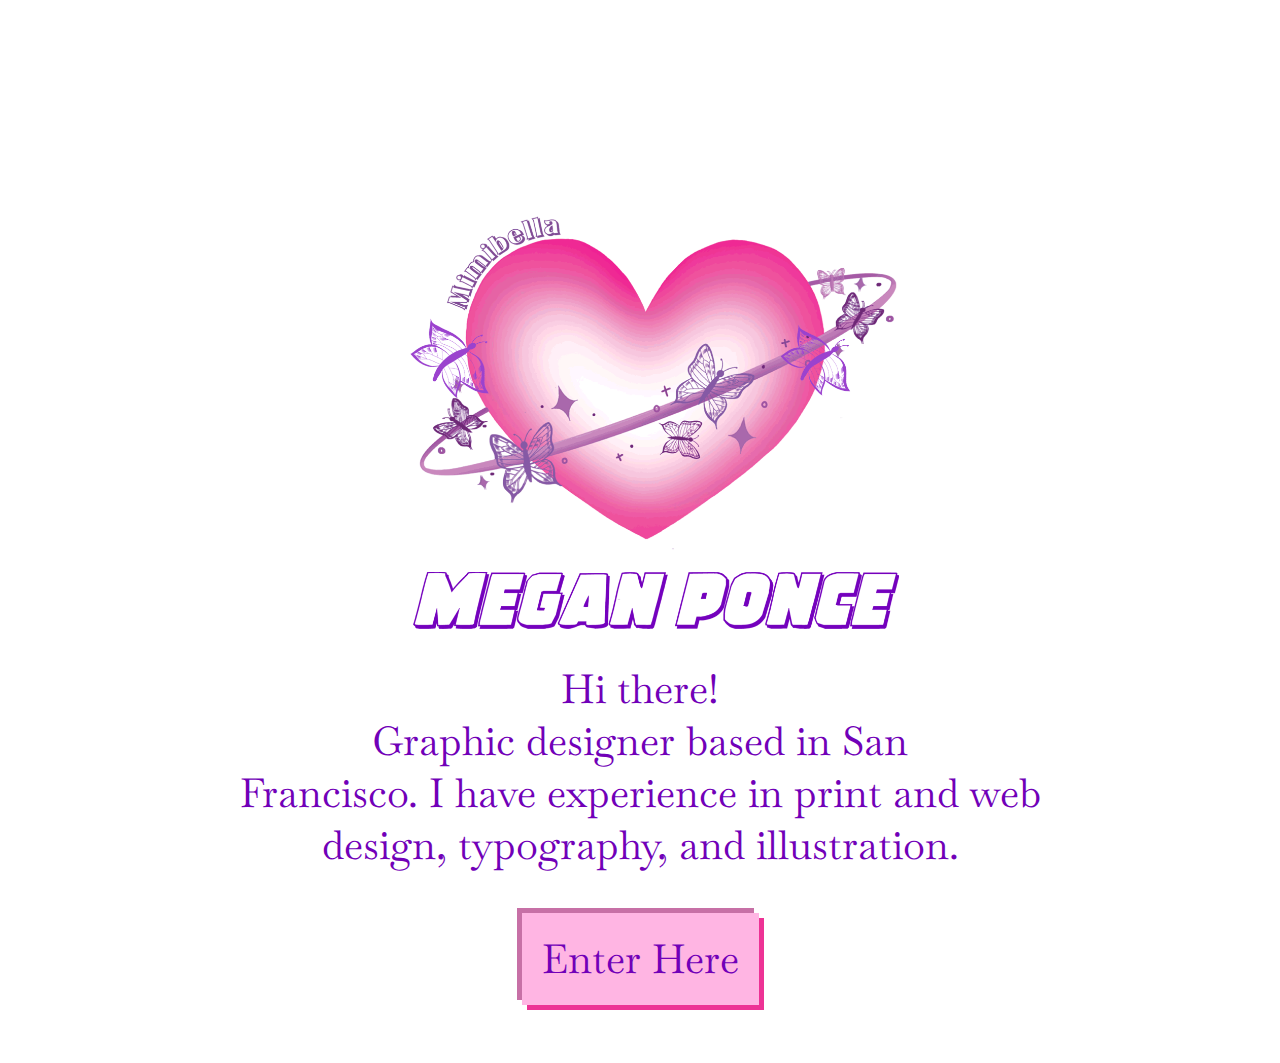
<file: index.html>
<!DOCTYPE html>
<html>
    <head>
        <meta charset="utf-8">
        <meta http-equiv="X-UA-Compatible" content="IE=edge">
        <title>Megan Ponce Portfolio</title>
        <meta name="description" content="">
        <meta name="viewport" content="width=device-width, initial-scale=1">
        <link rel="stylesheet" href="css/main.css">
    </head>

    <body>
            <div class="logo"></div>
            <a href="graphics.html">
                <img id="splash-img" src="img/portfolio-logo.gif">
            </a>
            </div> 
            <h2 id="bioline">Hi there! <br> Graphic designer based in San <br> Francisco. I have experience in print and web <br>design, typography, and illustration.</h2>
            <a href="graphics.html">
                <h2 id="enterbutton">Enter Here</h2>
            </a>
    </body>

</html>
</file>
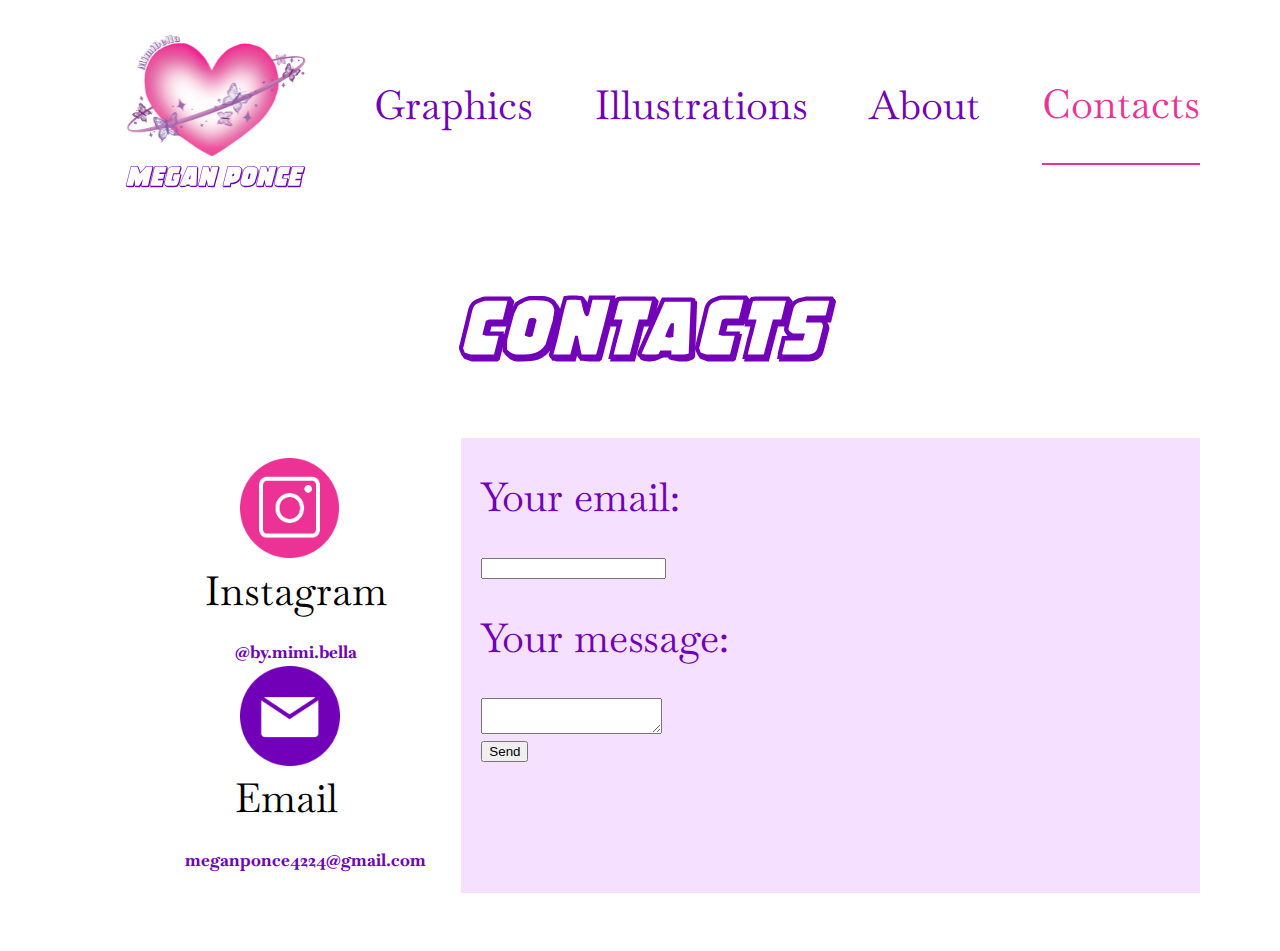
<file: contact copy.html>
<!DOCTYPE html>
<html>
    <head>
        <meta charset="utf-8">
        <meta http-equiv="X-UA-Compatible" content="IE=edge">
        <title>Megan Ponce Portfolio</title>
        <meta name="description" content="">
        <meta name="viewport" content="width=device-width, initial-scale=1">
        <link rel="stylesheet" href="css/main.css">
    </head>

    <header>
        <nav>
            <a href="index.html">
                <img id="smlogo" src="img/logo gif.svg">
            </a>
            <a href="graphics.html">
                <h2>Graphics</h2> 
            </a>
            <a href="illustrations.html">
                <h2>Illustrations</h2> 
            </a>
            <a href="about.html">
                <h2>About</h2> 
            </a>
            <a href="contact.html" class="selected">
                <h2>Contacts</h2> 
            </a>
        </nav>
   </header>

    <body> 

        <section>
            <h1 id="tagline">
                Contacts
            </h1>
            <div class="icons">
                <a href="https://www.instagram.com/by.mimi.bella/">
                    <img id="icons" src="img/instagram icon.png">
                </a>
                <h2 id="description2">Instagram</h2>
                    <a href="https://www.instagram.com/by.mimi.bella/">
                    <h3 id="contactlinks2">@by.mimi.bella</h3>
                    </a>
                <a href="mailto:meganponce4224@gmail.com">
                    <img id="icons" src="img/email icon.png">
                </a>
                <h2 id="description1">Email</h2>
                    <a href="mailto:meganponce4224@gmail.com">
                    <h3 id="contactlinks1">meganponce4224@gmail.com</h3>
                    </a>
            </div>
            <div class="emailmessage">
                <form
                    action="https://formspree.io/f/mvoyveke"
                    method="POST"
                >
                <label>
                  <h2>Your email:</h2>
                  <input type="email" name="email">
                </label>
                <label>
                  <h2>Your message:</h2>
                  <textarea name="message"></textarea>
                </label>
                <!-- your other form fields go here -->
                <br><button type="submit">Send</button>
              </form>
                </div>
           </section>
       </section>

    </body>
</html>
</file>
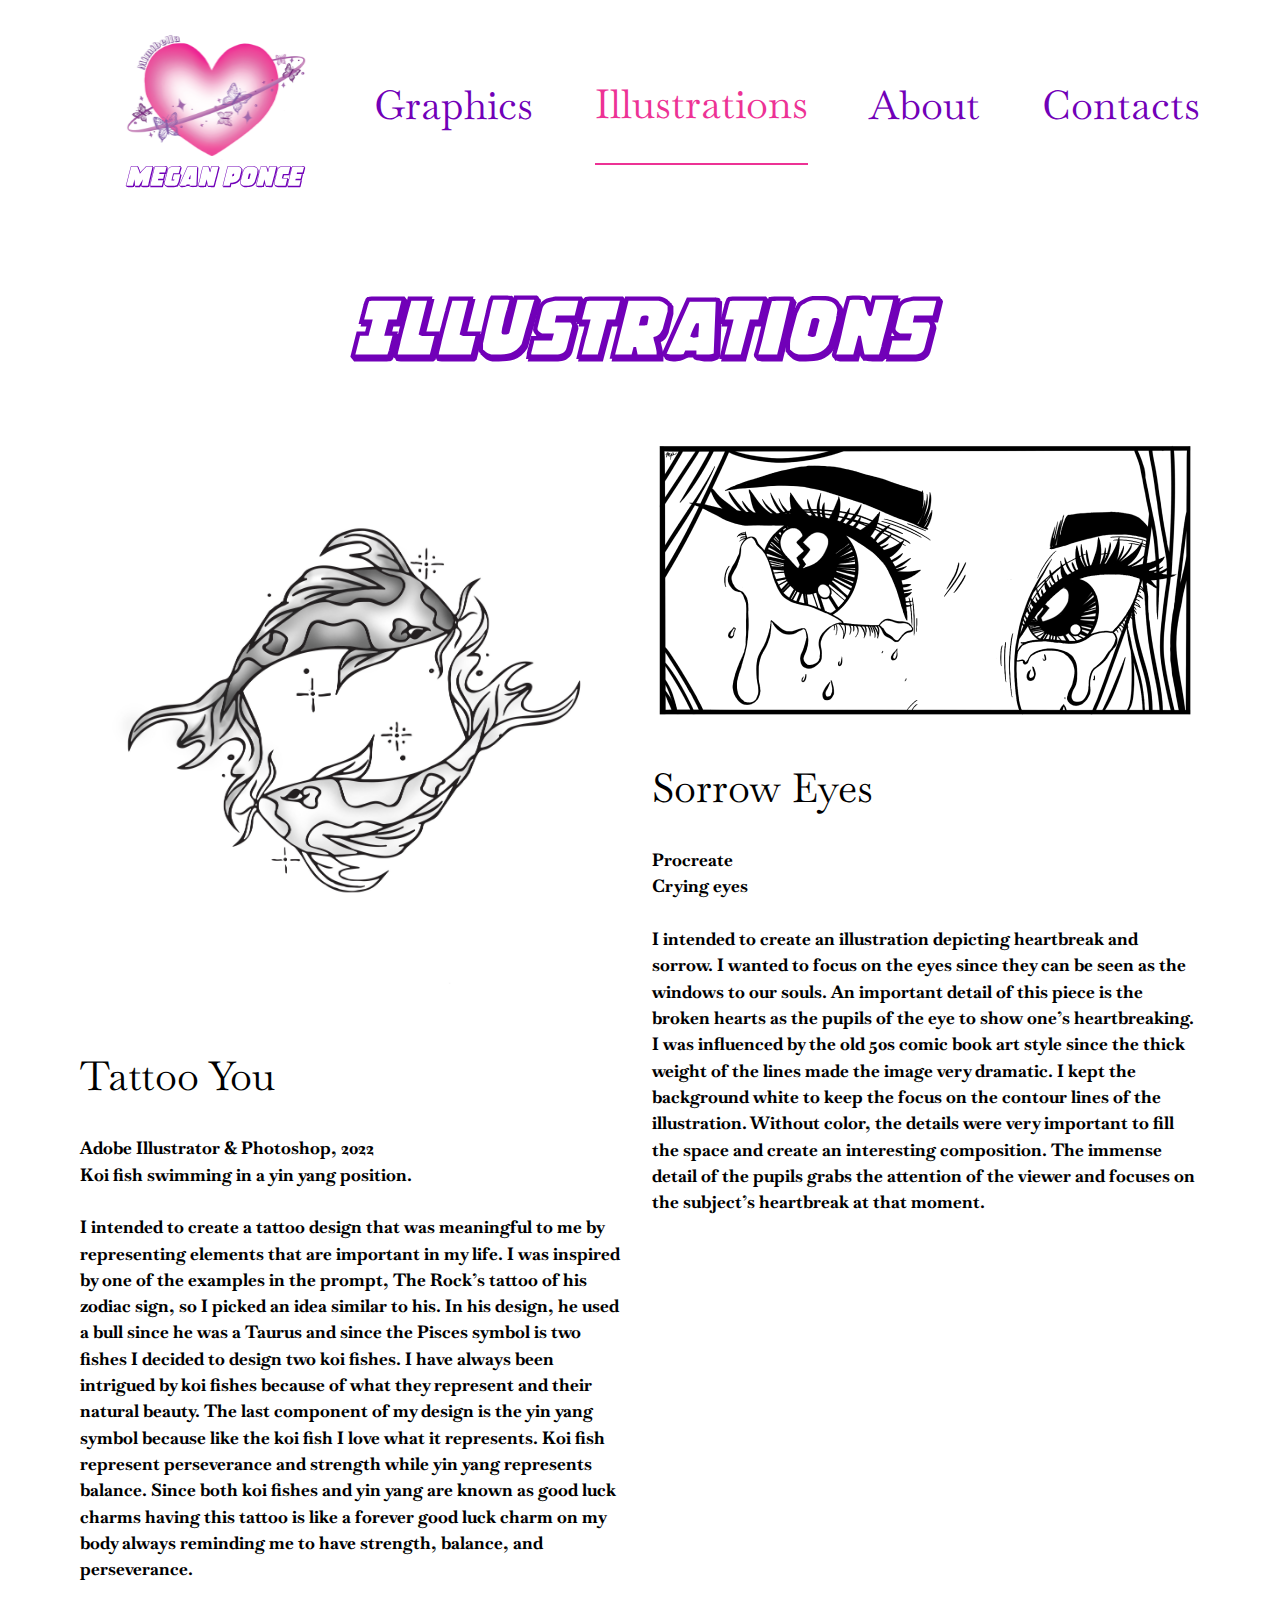
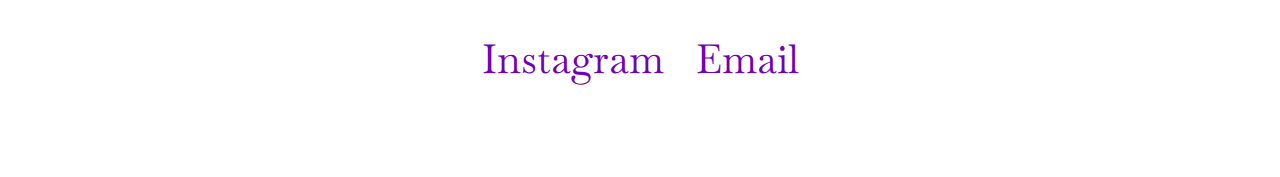
<file: illustrations.html>
<!DOCTYPE html>
<html>
    <head>
        <meta charset="utf-8">
        <meta http-equiv="X-UA-Compatible" content="IE=edge">
        <title>Megan Ponce Portfolio</title>
        <meta name="description" content="">
        <meta name="viewport" content="width=device-width, initial-scale=1">
        <link rel="stylesheet" href="css/main.css">
    </head>

    <header>
        <nav>
            <a href="index.html">
                <img id="smlogo" src="img/logo gif.svg">
            </a>
            <a href="graphics.html">
                <h2>Graphics</h2> 
            </a>
            <a href="illustrations.html" class="selected">
                <h2>Illustrations</h2> 
            </a>
            <a href="about.html">
                <h2>About</h2> 
            </a>
            <a href="contact.html">
                <h2>Contacts</h2> 
            </a>
        </nav>
   </header>

    <body>

        <section>
            <h1 id="tagline">
                Illustrations
            </h1>
       </section>
       
       <section>
        <div class="column1">
            <img src="img/tattoo final design.jpg">
            <h2>Tattoo You</h2>
            <h3>Adobe Illustrator & Photoshop, 2022
                <br>Koi fish swimming in a yin yang position.
                
                <br><br>I intended to create a tattoo design that was meaningful to me by representing elements that are important in my life. I was inspired by one of the examples in the prompt, The Rock’s tattoo of his zodiac sign, so I picked an idea similar to his. In his design, he used a bull since he was a Taurus and since the Pisces symbol is two fishes I decided to design two koi fishes. I have always been intrigued by koi fishes because of what they represent and their natural beauty. The last component of my design is the yin yang symbol because like the koi fish I love what it represents. Koi fish represent perseverance and strength while yin yang represents balance. Since both koi fishes and yin yang are known as good luck charms having this tattoo is like a forever good luck charm on my body always reminding me to have strength, balance, and perseverance.
            </h3>
        </div>

        <div class="column2">
            <img src="img/Sorrow_Eyes 2 1.png">
            <h2>Sorrow Eyes</h2>
            <h3>Procreate
                <br>Crying eyes 
                
                <br><br>I intended to create an illustration depicting heartbreak and sorrow. I wanted to focus on the eyes since they can be seen as the windows to our souls. An important detail of this piece is the broken hearts as the pupils of the eye to show one’s heartbreaking. I was influenced by the old 50s comic book art style since the thick weight of the lines made the image very dramatic. I kept the background white to keep the focus on the contour lines of the illustration. Without color, the details were very important to fill the space and create an interesting composition. The immense detail of the pupils grabs the attention of the viewer and focuses on the subject’s heartbreak at that moment.
            </h3>
        </div>
       </section>

       <footer>
        <a href="https://www.instagram.com/by.mimi.bella/">
            <h2>Instagram</h2>
        </a>
        <a href="mailto:meganponce4224@gmail.com">
            <h2>Email</h2>
        </a>
   </footer>
    </body>
</html>
</file>
<file: css/main.css>
@import url('https://fonts.googleapis.com/css2?family=Baskervville&display=swap');

@font-face {
    font-family: 'Frost Giant 3D Italic';
    src: url('fonts/frostgiant3dital.ttf');
}

body{
    font-family: 'Baskervville', serif;
    font-size: 15px;
    line-height: 1.5;
    margin: 0px auto 58px auto; 
    width: 1120px;
}

h1{
    font-family: 'Frost Giant 3D Italic';
    font-size: 90px;
    font-weight: 600;
    line-height: 1.2;
    color: rgba(113, 0, 184, 1);
}

h2,
nav,
footer{
    font-family: 'Baskervville', serif;
   font-size: 40px;
   font-weight: 400;
   line-height: 1.3;
   /* margin: 0 0 16px 0; */
}

a{
    color: rgba(113, 0, 184, 1);
    text-decoration: none;
    margin: 0 0 0 32px;
}

a:hover,
a.selected{
    color:rgba(237, 50, 149, 1);
    border-bottom: 2px solid rgba(237, 50, 149, 1);
}

nav{
   display: flex;
   align-items: center;
   justify-content: space-between;
   width: 1120px;
   margin: auto; 
}

footer{
    display: flex;
    align-items: center;
    justify-content: center;
}

footer a{
    margin: 0 16px 0 16px;
}

section{
    /* margin: 80px 0 80px 0; */
    display: grid;
    grid-template-columns: repeat(12, 1fr);
    grid-column-gap: 24px;
    grid-auto-flow: dense;
}

#tagline{
    grid-column: 3/ span 8;
    text-align: center;
}

.column1{
    grid-column: 1/ span 6;
}

.column2{
    grid-column: 7/ span 6;   
}

img,
video{
    max-width: 100%;
    max-height: 640px;
    /* margin: 20px 0 0 0; */
}

#splash-img{
    display: block;
    margin: auto;
}

.bio{
    grid-column: 6/ span 7;
}

.icons{
    grid-column: 2/ span 2;
    align-items: center;
    margin: 20px 0 20px 0;
    text-align: center;
}

#description1{
    text-align: center;
    margin: 0 0 0 55px; 
}

#description2{
    text-align: center;
    margin: 0 0 0 30px; 
}

.artistpic{
    grid-column: 1/ span 5;
}

.logo{
    grid-column: 2/ span 8;
}

#about-h1{
    margin: 0px;
}

#bioline{
    text-align: center;
    color: rgba(113, 0, 184, 1);
    margin: 0 0 20px 0;
}

#enterbutton{
    text-align: center;
    color: rgba(113, 0, 184, 1);
    background-color: rgba(255, 181, 227, 1);
    border-radius: 0px;
    padding: 20px;
    box-shadow: 5px 5px 0 0 rgba(237, 50, 149, 1), -5px -5px rgba(199, 112, 166, 1);
    display: flex;
    max-width: fit-content;
    margin: auto;
}

#contactlinks1{
    text-align: center;
    margin: 0 0 0 10px;
}

#contactlinks2{
    text-align: center;
    margin: 0 0 0 60px;
}

#smlogo{
    max-width: 200px;
    max-height: 200px;
}

.emailmessage{
    grid-column: 5/ span 8;
    color: rgba(113, 0, 184, 1);
    background-color: rgba(245, 225, 255, 1);
    padding-bottom: 20px;
    padding-left: 20px;
}

#icons{
    max-width: 100px;
    max-height: 100px;
    margin: 0 0 0 30px;
}
</file>
